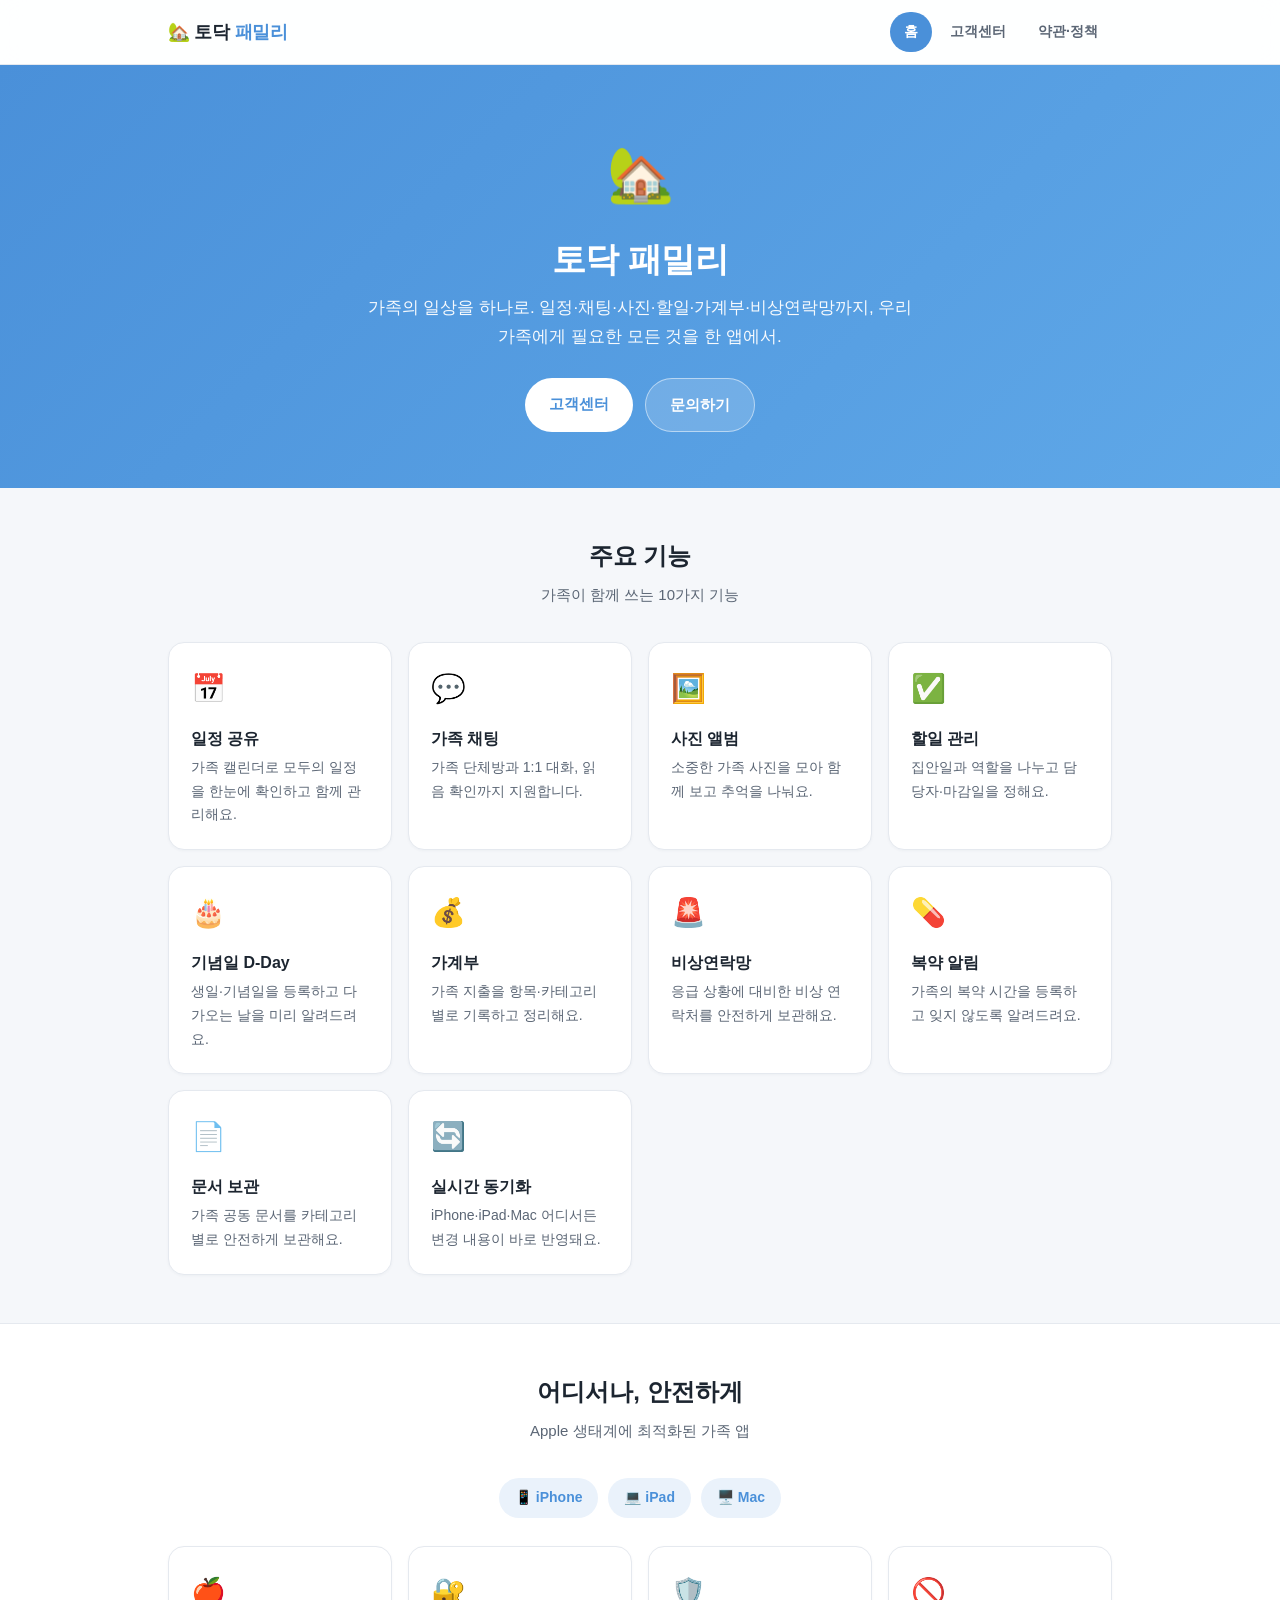
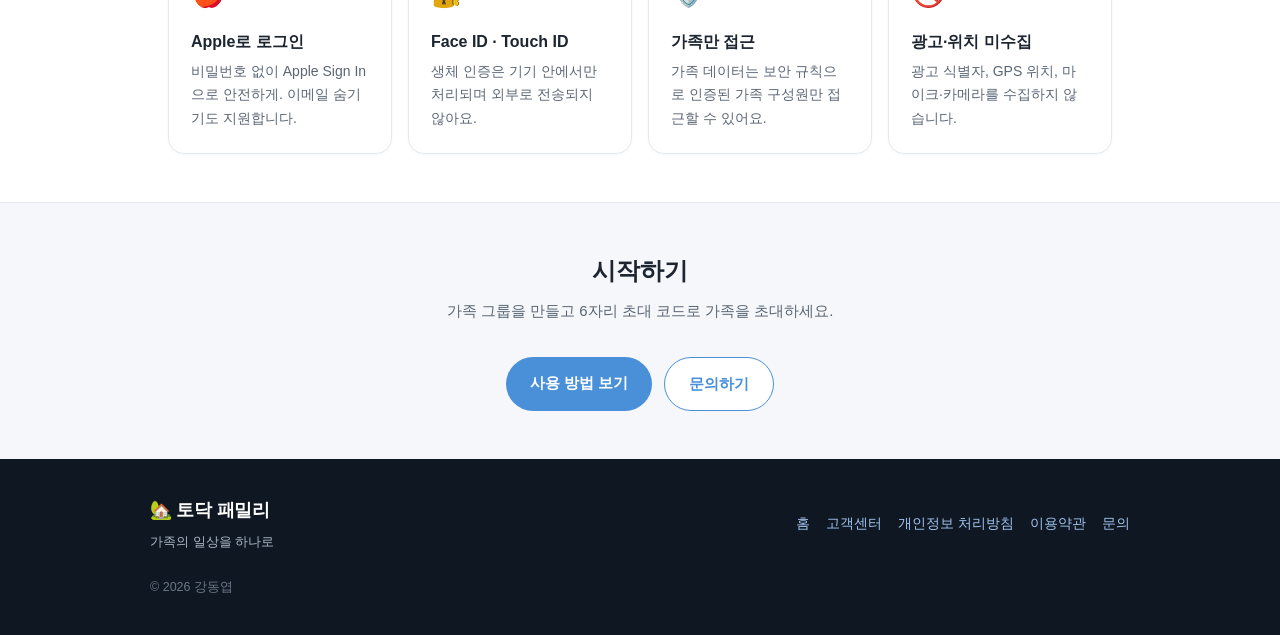
<file: index.html>
<!DOCTYPE html>
<html lang="ko">
<head>
<meta charset="UTF-8">
<meta name="viewport" content="width=device-width, initial-scale=1.0">
<title>토닥 패밀리 — 가족의 일상을 하나로</title>
<meta name="description" content="토닥 패밀리는 가족 일정·채팅·사진·할일·가계부·비상연락망을 한 곳에서 관리하는 가족 앱입니다.">
<link rel="stylesheet" href="styles.css">
</head>
<body>

<div class="topbar">
  <div class="inner">
    <div class="brand">🏡 토닥 <span>패밀리</span></div>
    <nav class="navlinks">
      <a href="index.html" class="active">홈</a>
      <a href="support.html">고객센터</a>
      <a href="legal.html">약관·정책</a>
    </nav>
  </div>
</div>

<section class="hero">
  <div class="emoji">🏡</div>
  <h1>토닥 패밀리</h1>
  <p>가족의 일상을 하나로. 일정·채팅·사진·할일·가계부·비상연락망까지, 우리 가족에게 필요한 모든 것을 한 앱에서.</p>
  <div class="cta">
    <a class="btn btn-primary" href="support.html">고객센터</a>
    <a class="btn btn-ghost" href="mailto:todaklife@gmail.com">문의하기</a>
  </div>
</section>

<div class="wrap">
  <h2 class="section-title">주요 기능</h2>
  <p class="section-sub">가족이 함께 쓰는 10가지 기능</p>
  <div class="grid">
    <div class="feature"><div class="ic">📅</div><h3>일정 공유</h3><p>가족 캘린더로 모두의 일정을 한눈에 확인하고 함께 관리해요.</p></div>
    <div class="feature"><div class="ic">💬</div><h3>가족 채팅</h3><p>가족 단체방과 1:1 대화, 읽음 확인까지 지원합니다.</p></div>
    <div class="feature"><div class="ic">🖼️</div><h3>사진 앨범</h3><p>소중한 가족 사진을 모아 함께 보고 추억을 나눠요.</p></div>
    <div class="feature"><div class="ic">✅</div><h3>할일 관리</h3><p>집안일과 역할을 나누고 담당자·마감일을 정해요.</p></div>
    <div class="feature"><div class="ic">🎂</div><h3>기념일 D-Day</h3><p>생일·기념일을 등록하고 다가오는 날을 미리 알려드려요.</p></div>
    <div class="feature"><div class="ic">💰</div><h3>가계부</h3><p>가족 지출을 항목·카테고리별로 기록하고 정리해요.</p></div>
    <div class="feature"><div class="ic">🚨</div><h3>비상연락망</h3><p>응급 상황에 대비한 비상 연락처를 안전하게 보관해요.</p></div>
    <div class="feature"><div class="ic">💊</div><h3>복약 알림</h3><p>가족의 복약 시간을 등록하고 잊지 않도록 알려드려요.</p></div>
    <div class="feature"><div class="ic">📄</div><h3>문서 보관</h3><p>가족 공동 문서를 카테고리별로 안전하게 보관해요.</p></div>
    <div class="feature"><div class="ic">🔄</div><h3>실시간 동기화</h3><p>iPhone·iPad·Mac 어디서든 변경 내용이 바로 반영돼요.</p></div>
  </div>
</div>

<div class="band">
  <div class="wrap" style="text-align:center;">
    <h2 class="section-title">어디서나, 안전하게</h2>
    <p class="section-sub">Apple 생태계에 최적화된 가족 앱</p>
    <div class="pills">
      <span class="pill">📱 iPhone</span>
      <span class="pill">💻 iPad</span>
      <span class="pill">🖥️ Mac</span>
    </div>
    <div class="grid" style="margin-top:28px; text-align:left;">
      <div class="feature"><div class="ic">🍎</div><h3>Apple로 로그인</h3><p>비밀번호 없이 Apple Sign In으로 안전하게. 이메일 숨기기도 지원합니다.</p></div>
      <div class="feature"><div class="ic">🔐</div><h3>Face ID · Touch ID</h3><p>생체 인증은 기기 안에서만 처리되며 외부로 전송되지 않아요.</p></div>
      <div class="feature"><div class="ic">🛡️</div><h3>가족만 접근</h3><p>가족 데이터는 보안 규칙으로 인증된 가족 구성원만 접근할 수 있어요.</p></div>
      <div class="feature"><div class="ic">🚫</div><h3>광고·위치 미수집</h3><p>광고 식별자, GPS 위치, 마이크·카메라를 수집하지 않습니다.</p></div>
    </div>
  </div>
</div>

<div class="wrap narrow" style="text-align:center;">
  <h2 class="section-title">시작하기</h2>
  <p class="section-sub">가족 그룹을 만들고 6자리 초대 코드로 가족을 초대하세요.</p>
  <div class="cta" style="justify-content:center;">
    <a class="btn btn-primary" style="background:var(--blue); color:#fff;" href="support.html">사용 방법 보기</a>
    <a class="btn btn-ghost" style="background:#fff; color:var(--blue); border:1px solid var(--blue);" href="mailto:todaklife@gmail.com">문의하기</a>
  </div>
</div>

<footer>
  <div class="inner">
    <div>
      <div class="brand">🏡 토닥 패밀리</div>
      <div style="font-size:13px; margin-top:6px;">가족의 일상을 하나로</div>
    </div>
    <div class="flinks">
      <a href="index.html">홈</a>
      <a href="support.html">고객센터</a>
      <a href="legal.html#privacy">개인정보 처리방침</a>
      <a href="legal.html#terms">이용약관</a>
      <a href="mailto:todaklife@gmail.com">문의</a>
    </div>
    <div class="copyright">© 2026 강동엽</div>
  </div>
</footer>

</body>
</html>
</file>
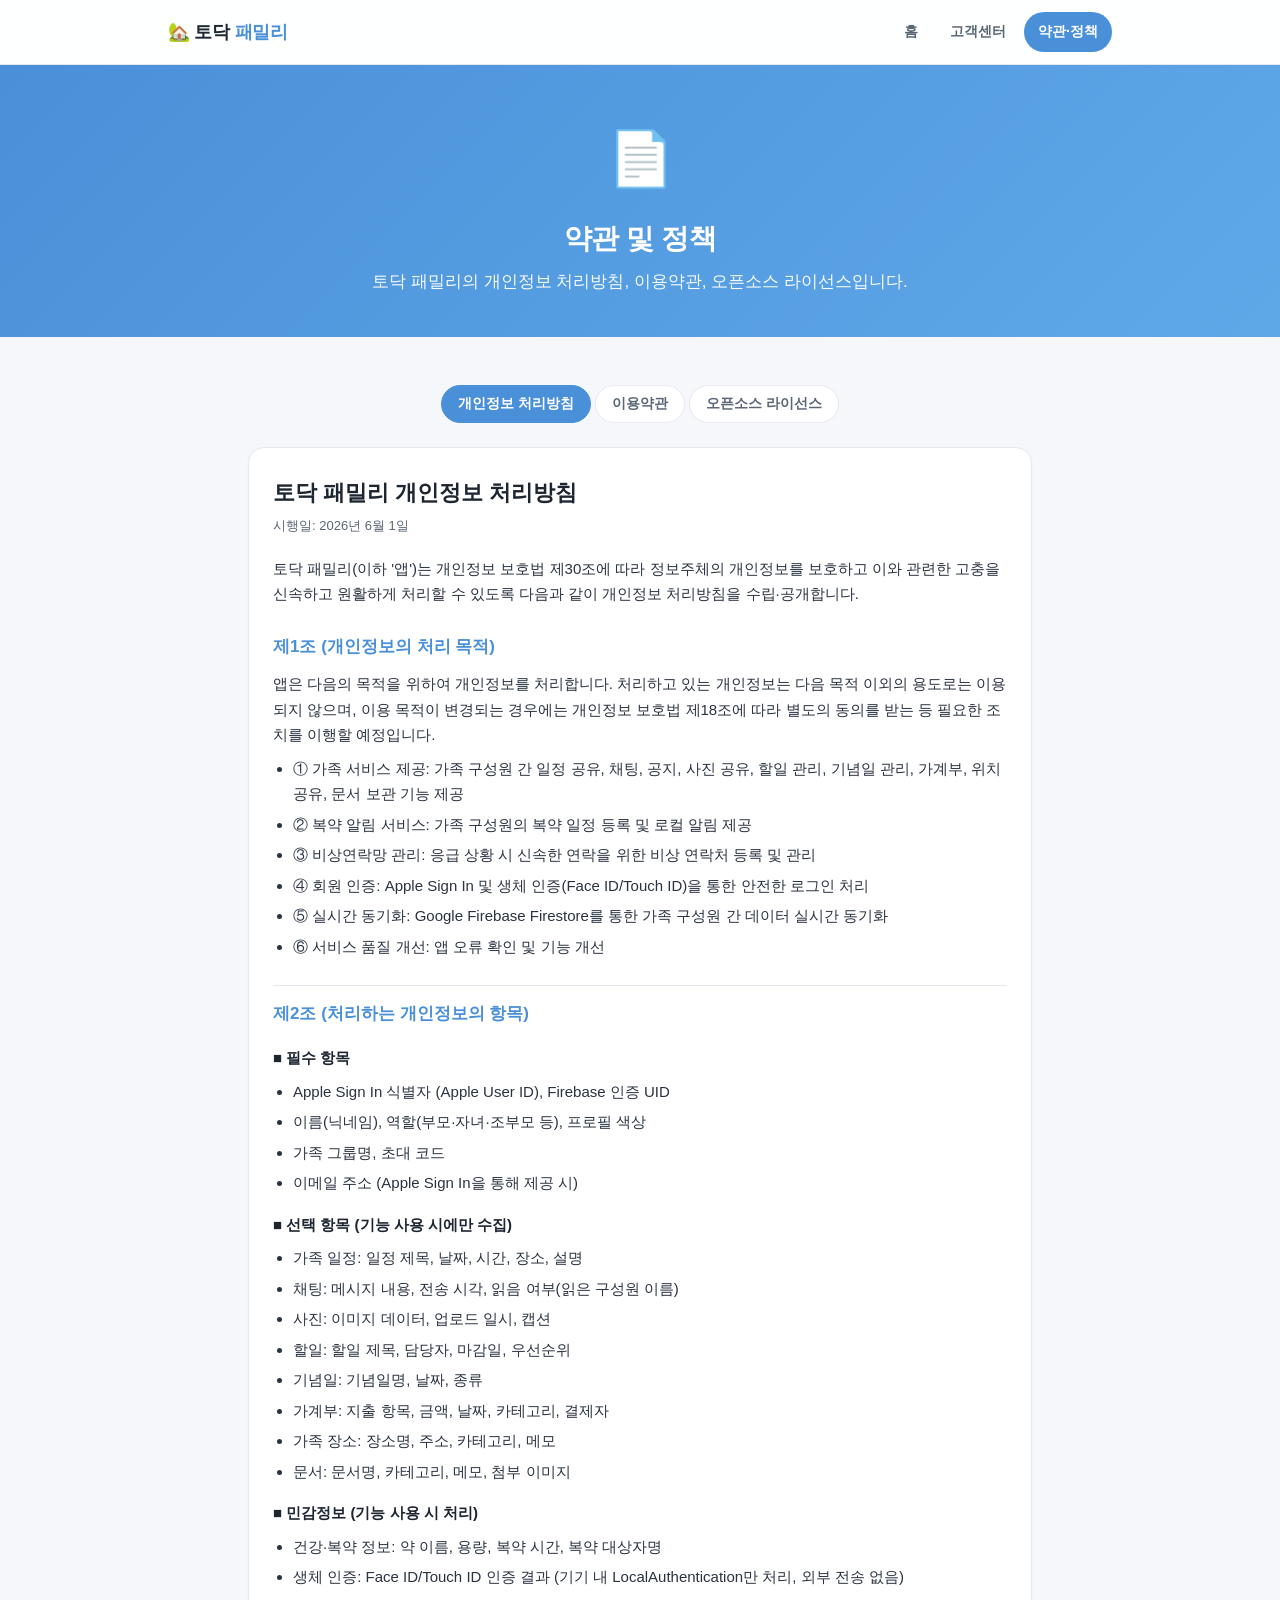
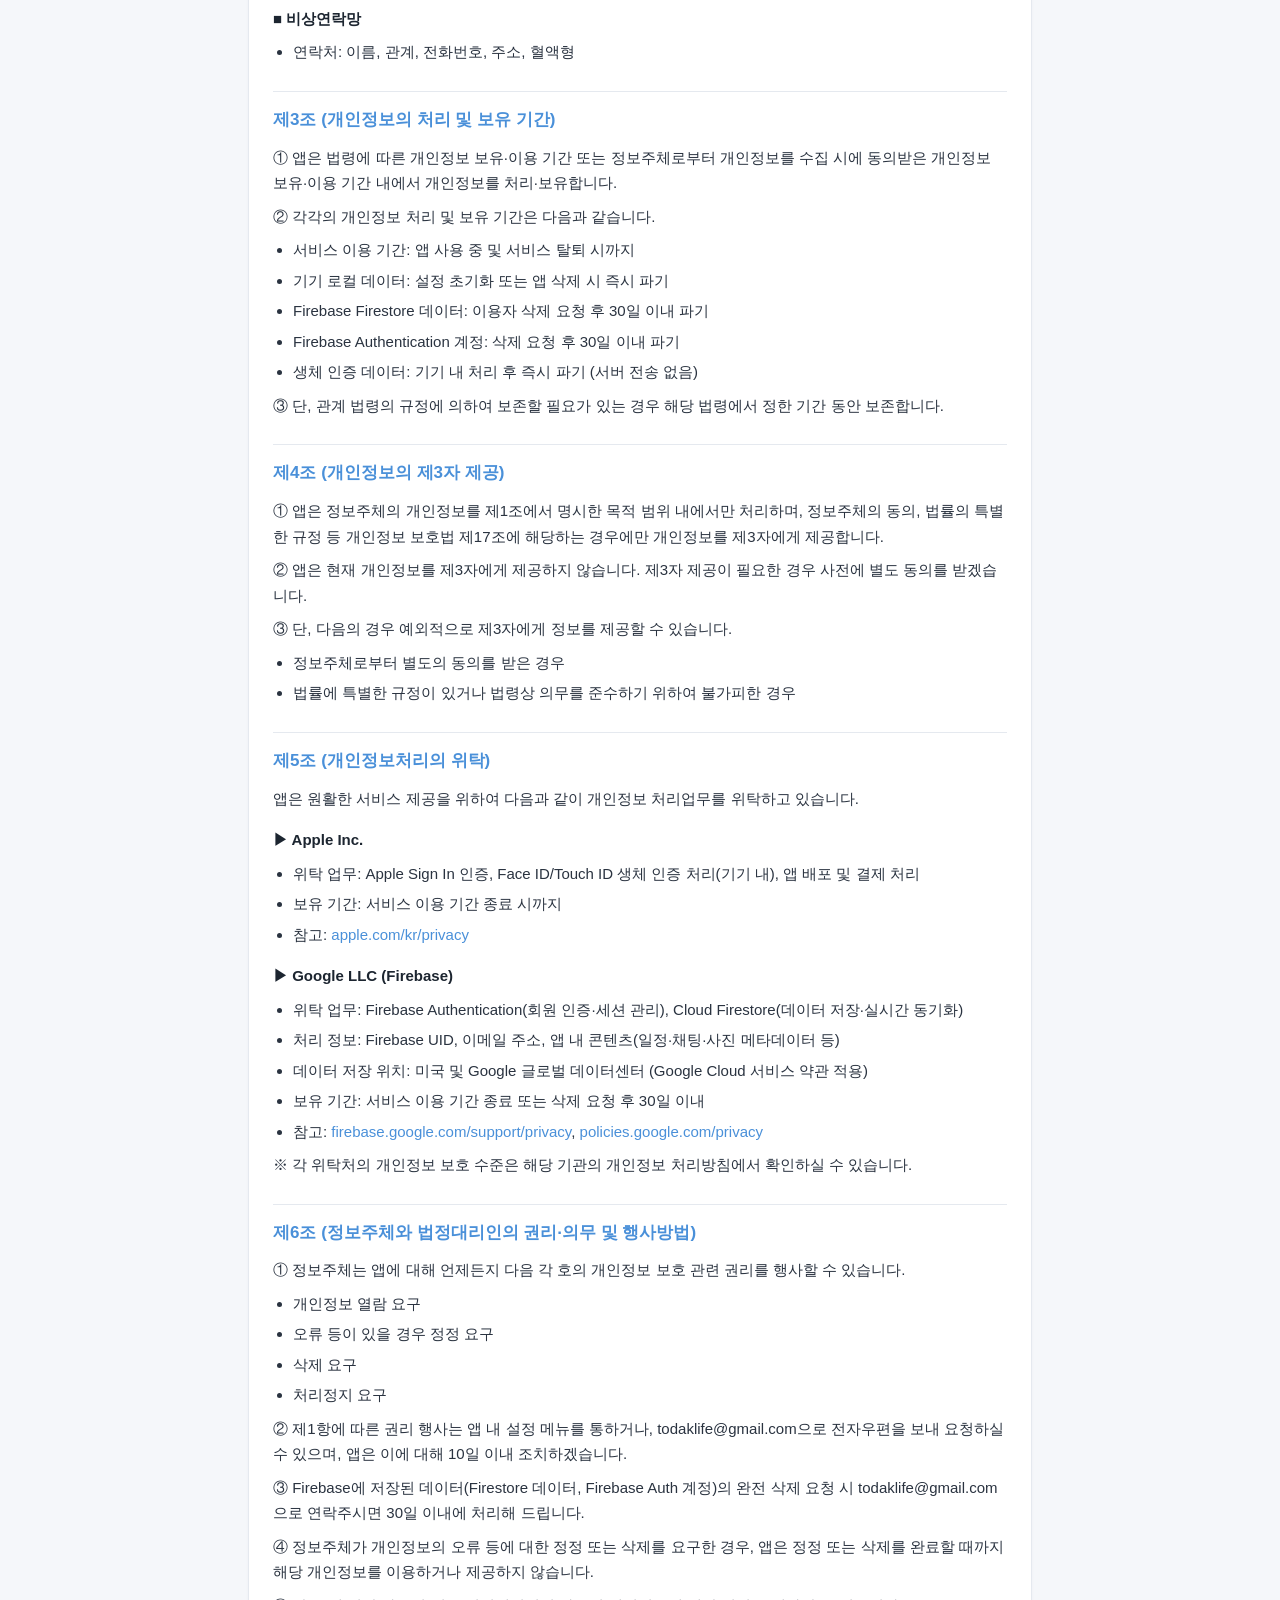
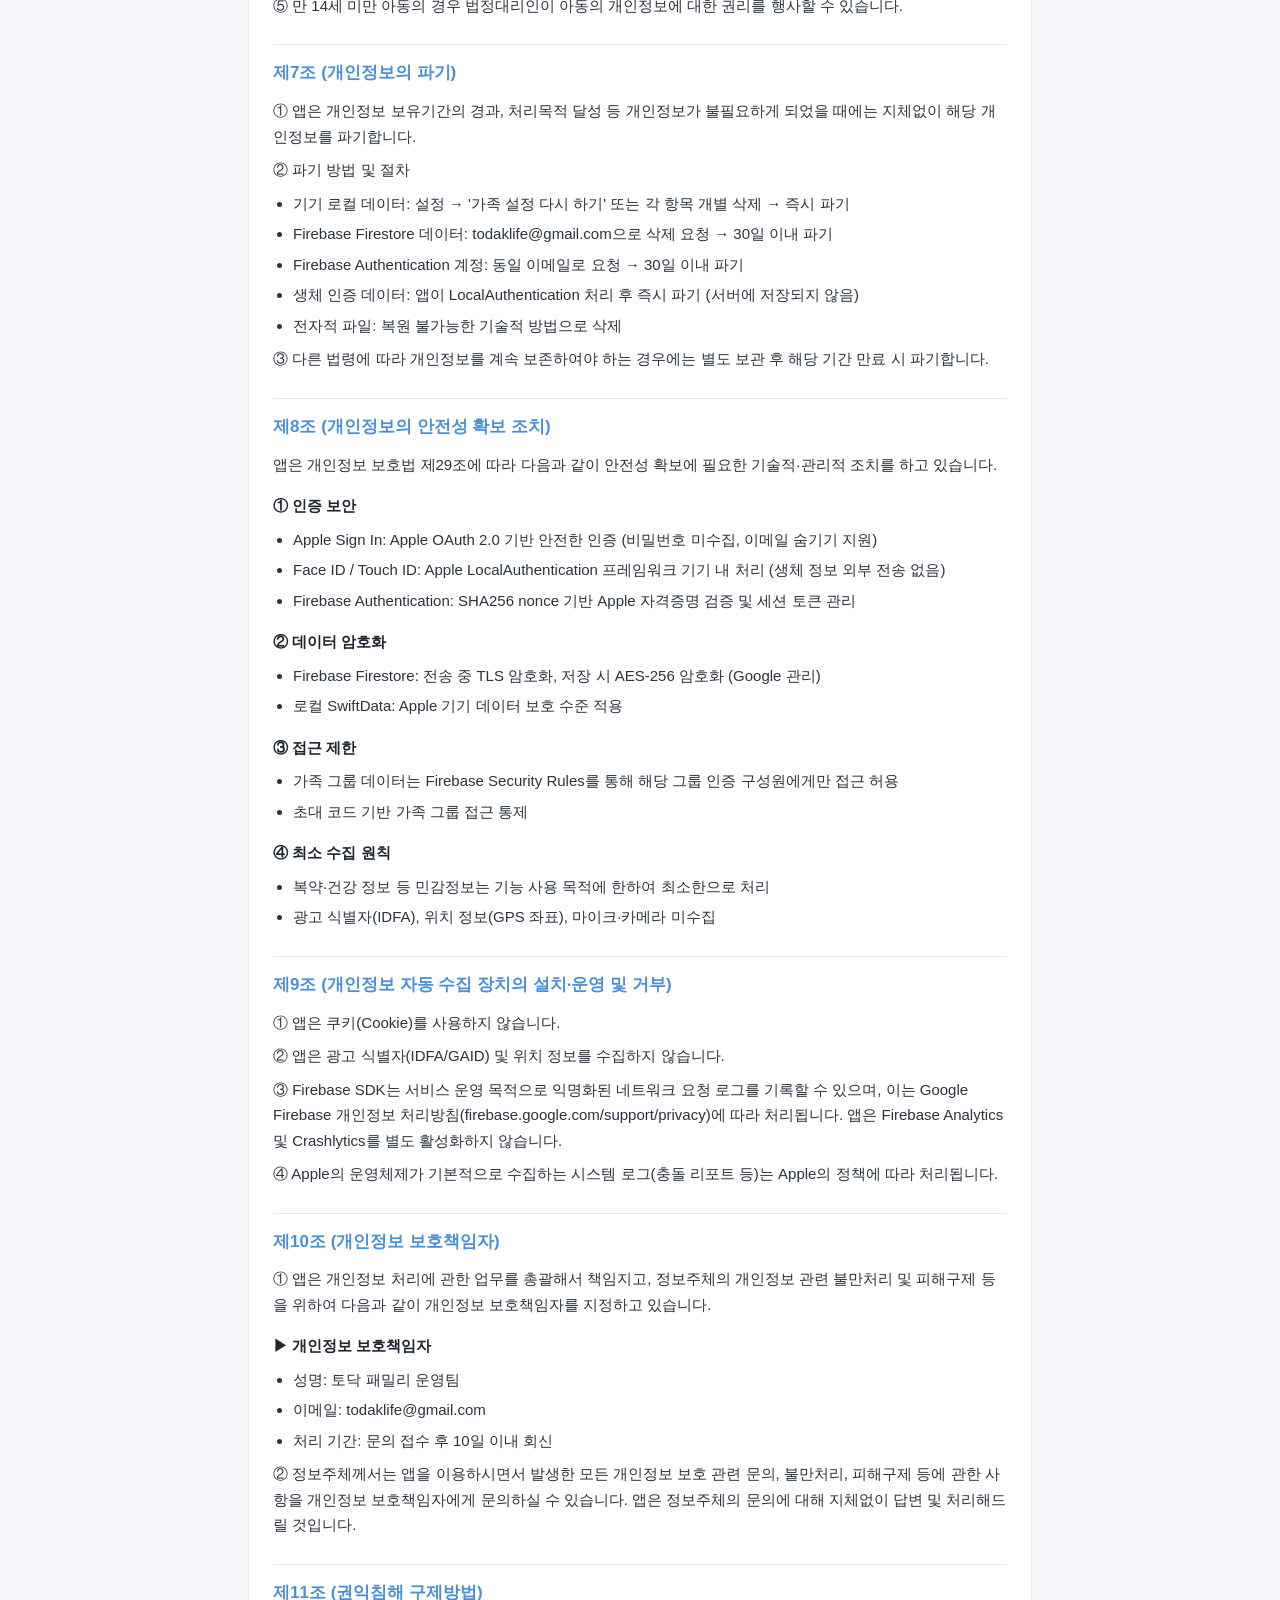
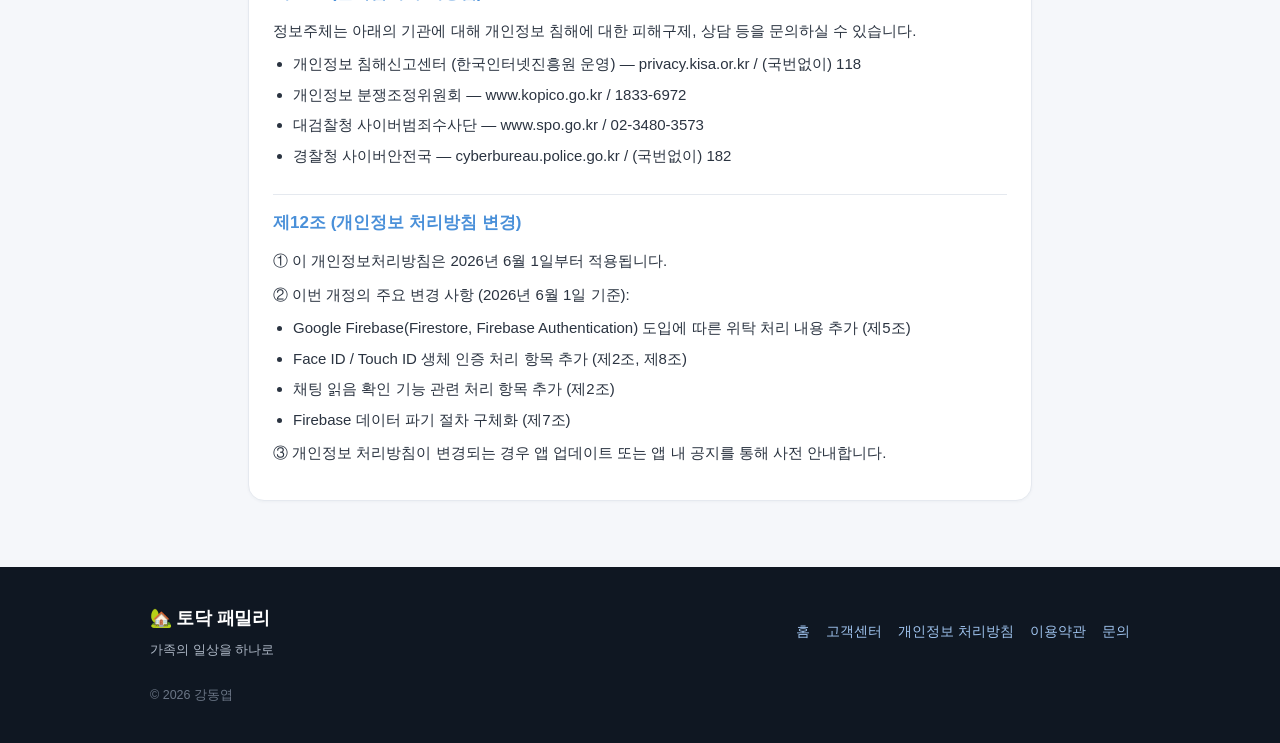
<file: legal.html>
<!DOCTYPE html>
<html lang="ko">
<head>
<meta charset="UTF-8">
<meta name="viewport" content="width=device-width, initial-scale=1.0">
<title>토닥 패밀리 — 약관 및 정책</title>
<meta name="description" content="토닥 패밀리 개인정보 처리방침, 서비스 이용약관, 오픈소스 라이선스.">
<link rel="stylesheet" href="styles.css">
</head>
<body>

<div class="topbar">
  <div class="inner">
    <div class="brand">🏡 토닥 <span>패밀리</span></div>
    <nav class="navlinks">
      <a href="index.html">홈</a>
      <a href="support.html">고객센터</a>
      <a href="legal.html" class="active">약관·정책</a>
    </nav>
  </div>
</div>

<section class="hero" style="padding:48px 20px 40px;">
  <div class="emoji">📄</div>
  <h1 style="font-size:28px;">약관 및 정책</h1>
  <p>토닥 패밀리의 개인정보 처리방침, 이용약관, 오픈소스 라이선스입니다.</p>
</section>

<div class="wrap narrow">
  <div class="tabs">
    <button class="tab-btn active" data-tab="privacy">개인정보 처리방침</button>
    <button class="tab-btn" data-tab="terms">이용약관</button>
    <button class="tab-btn" data-tab="licenses">오픈소스 라이선스</button>
  </div>

  <!-- ===== 개인정보 처리방침 ===== -->
  <div id="privacy" class="doc active">
    <div class="card">
      <h1>토닥 패밀리 개인정보 처리방침</h1>
      <div class="effective">시행일: 2026년 6월 1일</div>
      <p class="lead">토닥 패밀리(이하 '앱')는 개인정보 보호법 제30조에 따라 정보주체의 개인정보를 보호하고 이와 관련한 고충을 신속하고 원활하게 처리할 수 있도록 다음과 같이 개인정보 처리방침을 수립·공개합니다.</p>

      <h2>제1조 (개인정보의 처리 목적)</h2>
      <p>앱은 다음의 목적을 위하여 개인정보를 처리합니다. 처리하고 있는 개인정보는 다음 목적 이외의 용도로는 이용되지 않으며, 이용 목적이 변경되는 경우에는 개인정보 보호법 제18조에 따라 별도의 동의를 받는 등 필요한 조치를 이행할 예정입니다.</p>
      <ul>
        <li>① 가족 서비스 제공: 가족 구성원 간 일정 공유, 채팅, 공지, 사진 공유, 할일 관리, 기념일 관리, 가계부, 위치 공유, 문서 보관 기능 제공</li>
        <li>② 복약 알림 서비스: 가족 구성원의 복약 일정 등록 및 로컬 알림 제공</li>
        <li>③ 비상연락망 관리: 응급 상황 시 신속한 연락을 위한 비상 연락처 등록 및 관리</li>
        <li>④ 회원 인증: Apple Sign In 및 생체 인증(Face ID/Touch ID)을 통한 안전한 로그인 처리</li>
        <li>⑤ 실시간 동기화: Google Firebase Firestore를 통한 가족 구성원 간 데이터 실시간 동기화</li>
        <li>⑥ 서비스 품질 개선: 앱 오류 확인 및 기능 개선</li>
      </ul>

      <h2>제2조 (처리하는 개인정보의 항목)</h2>
      <h3>■ 필수 항목</h3>
      <ul>
        <li>Apple Sign In 식별자 (Apple User ID), Firebase 인증 UID</li>
        <li>이름(닉네임), 역할(부모·자녀·조부모 등), 프로필 색상</li>
        <li>가족 그룹명, 초대 코드</li>
        <li>이메일 주소 (Apple Sign In을 통해 제공 시)</li>
      </ul>
      <h3>■ 선택 항목 (기능 사용 시에만 수집)</h3>
      <ul>
        <li>가족 일정: 일정 제목, 날짜, 시간, 장소, 설명</li>
        <li>채팅: 메시지 내용, 전송 시각, 읽음 여부(읽은 구성원 이름)</li>
        <li>사진: 이미지 데이터, 업로드 일시, 캡션</li>
        <li>할일: 할일 제목, 담당자, 마감일, 우선순위</li>
        <li>기념일: 기념일명, 날짜, 종류</li>
        <li>가계부: 지출 항목, 금액, 날짜, 카테고리, 결제자</li>
        <li>가족 장소: 장소명, 주소, 카테고리, 메모</li>
        <li>문서: 문서명, 카테고리, 메모, 첨부 이미지</li>
      </ul>
      <h3>■ 민감정보 (기능 사용 시 처리)</h3>
      <ul>
        <li>건강·복약 정보: 약 이름, 용량, 복약 시간, 복약 대상자명</li>
        <li>생체 인증: Face ID/Touch ID 인증 결과 (기기 내 LocalAuthentication만 처리, 외부 전송 없음)</li>
      </ul>
      <h3>■ 비상연락망</h3>
      <ul>
        <li>연락처: 이름, 관계, 전화번호, 주소, 혈액형</li>
      </ul>

      <h2>제3조 (개인정보의 처리 및 보유 기간)</h2>
      <p>① 앱은 법령에 따른 개인정보 보유·이용 기간 또는 정보주체로부터 개인정보를 수집 시에 동의받은 개인정보 보유·이용 기간 내에서 개인정보를 처리·보유합니다.</p>
      <p>② 각각의 개인정보 처리 및 보유 기간은 다음과 같습니다.</p>
      <ul>
        <li>서비스 이용 기간: 앱 사용 중 및 서비스 탈퇴 시까지</li>
        <li>기기 로컬 데이터: 설정 초기화 또는 앱 삭제 시 즉시 파기</li>
        <li>Firebase Firestore 데이터: 이용자 삭제 요청 후 30일 이내 파기</li>
        <li>Firebase Authentication 계정: 삭제 요청 후 30일 이내 파기</li>
        <li>생체 인증 데이터: 기기 내 처리 후 즉시 파기 (서버 전송 없음)</li>
      </ul>
      <p>③ 단, 관계 법령의 규정에 의하여 보존할 필요가 있는 경우 해당 법령에서 정한 기간 동안 보존합니다.</p>

      <h2>제4조 (개인정보의 제3자 제공)</h2>
      <p>① 앱은 정보주체의 개인정보를 제1조에서 명시한 목적 범위 내에서만 처리하며, 정보주체의 동의, 법률의 특별한 규정 등 개인정보 보호법 제17조에 해당하는 경우에만 개인정보를 제3자에게 제공합니다.</p>
      <p>② 앱은 현재 개인정보를 제3자에게 제공하지 않습니다. 제3자 제공이 필요한 경우 사전에 별도 동의를 받겠습니다.</p>
      <p>③ 단, 다음의 경우 예외적으로 제3자에게 정보를 제공할 수 있습니다.</p>
      <ul>
        <li>정보주체로부터 별도의 동의를 받은 경우</li>
        <li>법률에 특별한 규정이 있거나 법령상 의무를 준수하기 위하여 불가피한 경우</li>
      </ul>

      <h2>제5조 (개인정보처리의 위탁)</h2>
      <p>앱은 원활한 서비스 제공을 위하여 다음과 같이 개인정보 처리업무를 위탁하고 있습니다.</p>
      <h3>▶ Apple Inc.</h3>
      <ul>
        <li>위탁 업무: Apple Sign In 인증, Face ID/Touch ID 생체 인증 처리(기기 내), 앱 배포 및 결제 처리</li>
        <li>보유 기간: 서비스 이용 기간 종료 시까지</li>
        <li>참고: <a href="https://www.apple.com/kr/privacy" target="_blank" rel="noopener">apple.com/kr/privacy</a></li>
      </ul>
      <h3>▶ Google LLC (Firebase)</h3>
      <ul>
        <li>위탁 업무: Firebase Authentication(회원 인증·세션 관리), Cloud Firestore(데이터 저장·실시간 동기화)</li>
        <li>처리 정보: Firebase UID, 이메일 주소, 앱 내 콘텐츠(일정·채팅·사진 메타데이터 등)</li>
        <li>데이터 저장 위치: 미국 및 Google 글로벌 데이터센터 (Google Cloud 서비스 약관 적용)</li>
        <li>보유 기간: 서비스 이용 기간 종료 또는 삭제 요청 후 30일 이내</li>
        <li>참고: <a href="https://firebase.google.com/support/privacy" target="_blank" rel="noopener">firebase.google.com/support/privacy</a>, <a href="https://policies.google.com/privacy" target="_blank" rel="noopener">policies.google.com/privacy</a></li>
      </ul>
      <p class="lead">※ 각 위탁처의 개인정보 보호 수준은 해당 기관의 개인정보 처리방침에서 확인하실 수 있습니다.</p>

      <h2>제6조 (정보주체와 법정대리인의 권리·의무 및 행사방법)</h2>
      <p>① 정보주체는 앱에 대해 언제든지 다음 각 호의 개인정보 보호 관련 권리를 행사할 수 있습니다.</p>
      <ul>
        <li>개인정보 열람 요구</li><li>오류 등이 있을 경우 정정 요구</li><li>삭제 요구</li><li>처리정지 요구</li>
      </ul>
      <p>② 제1항에 따른 권리 행사는 앱 내 설정 메뉴를 통하거나, todaklife@gmail.com으로 전자우편을 보내 요청하실 수 있으며, 앱은 이에 대해 10일 이내 조치하겠습니다.</p>
      <p>③ Firebase에 저장된 데이터(Firestore 데이터, Firebase Auth 계정)의 완전 삭제 요청 시 todaklife@gmail.com으로 연락주시면 30일 이내에 처리해 드립니다.</p>
      <p>④ 정보주체가 개인정보의 오류 등에 대한 정정 또는 삭제를 요구한 경우, 앱은 정정 또는 삭제를 완료할 때까지 해당 개인정보를 이용하거나 제공하지 않습니다.</p>
      <p>⑤ 만 14세 미만 아동의 경우 법정대리인이 아동의 개인정보에 대한 권리를 행사할 수 있습니다.</p>

      <h2>제7조 (개인정보의 파기)</h2>
      <p>① 앱은 개인정보 보유기간의 경과, 처리목적 달성 등 개인정보가 불필요하게 되었을 때에는 지체없이 해당 개인정보를 파기합니다.</p>
      <p>② 파기 방법 및 절차</p>
      <ul>
        <li>기기 로컬 데이터: 설정 → '가족 설정 다시 하기' 또는 각 항목 개별 삭제 → 즉시 파기</li>
        <li>Firebase Firestore 데이터: todaklife@gmail.com으로 삭제 요청 → 30일 이내 파기</li>
        <li>Firebase Authentication 계정: 동일 이메일로 요청 → 30일 이내 파기</li>
        <li>생체 인증 데이터: 앱이 LocalAuthentication 처리 후 즉시 파기 (서버에 저장되지 않음)</li>
        <li>전자적 파일: 복원 불가능한 기술적 방법으로 삭제</li>
      </ul>
      <p>③ 다른 법령에 따라 개인정보를 계속 보존하여야 하는 경우에는 별도 보관 후 해당 기간 만료 시 파기합니다.</p>

      <h2>제8조 (개인정보의 안전성 확보 조치)</h2>
      <p>앱은 개인정보 보호법 제29조에 따라 다음과 같이 안전성 확보에 필요한 기술적·관리적 조치를 하고 있습니다.</p>
      <h3>① 인증 보안</h3>
      <ul>
        <li>Apple Sign In: Apple OAuth 2.0 기반 안전한 인증 (비밀번호 미수집, 이메일 숨기기 지원)</li>
        <li>Face ID / Touch ID: Apple LocalAuthentication 프레임워크 기기 내 처리 (생체 정보 외부 전송 없음)</li>
        <li>Firebase Authentication: SHA256 nonce 기반 Apple 자격증명 검증 및 세션 토큰 관리</li>
      </ul>
      <h3>② 데이터 암호화</h3>
      <ul>
        <li>Firebase Firestore: 전송 중 TLS 암호화, 저장 시 AES-256 암호화 (Google 관리)</li>
        <li>로컬 SwiftData: Apple 기기 데이터 보호 수준 적용</li>
      </ul>
      <h3>③ 접근 제한</h3>
      <ul>
        <li>가족 그룹 데이터는 Firebase Security Rules를 통해 해당 그룹 인증 구성원에게만 접근 허용</li>
        <li>초대 코드 기반 가족 그룹 접근 통제</li>
      </ul>
      <h3>④ 최소 수집 원칙</h3>
      <ul>
        <li>복약·건강 정보 등 민감정보는 기능 사용 목적에 한하여 최소한으로 처리</li>
        <li>광고 식별자(IDFA), 위치 정보(GPS 좌표), 마이크·카메라 미수집</li>
      </ul>

      <h2>제9조 (개인정보 자동 수집 장치의 설치·운영 및 거부)</h2>
      <p>① 앱은 쿠키(Cookie)를 사용하지 않습니다.</p>
      <p>② 앱은 광고 식별자(IDFA/GAID) 및 위치 정보를 수집하지 않습니다.</p>
      <p>③ Firebase SDK는 서비스 운영 목적으로 익명화된 네트워크 요청 로그를 기록할 수 있으며, 이는 Google Firebase 개인정보 처리방침(firebase.google.com/support/privacy)에 따라 처리됩니다. 앱은 Firebase Analytics 및 Crashlytics를 별도 활성화하지 않습니다.</p>
      <p>④ Apple의 운영체제가 기본적으로 수집하는 시스템 로그(충돌 리포트 등)는 Apple의 정책에 따라 처리됩니다.</p>

      <h2>제10조 (개인정보 보호책임자)</h2>
      <p>① 앱은 개인정보 처리에 관한 업무를 총괄해서 책임지고, 정보주체의 개인정보 관련 불만처리 및 피해구제 등을 위하여 다음과 같이 개인정보 보호책임자를 지정하고 있습니다.</p>
      <h3>▶ 개인정보 보호책임자</h3>
      <ul>
        <li>성명: 토닥 패밀리 운영팀</li>
        <li>이메일: todaklife@gmail.com</li>
        <li>처리 기간: 문의 접수 후 10일 이내 회신</li>
      </ul>
      <p>② 정보주체께서는 앱을 이용하시면서 발생한 모든 개인정보 보호 관련 문의, 불만처리, 피해구제 등에 관한 사항을 개인정보 보호책임자에게 문의하실 수 있습니다. 앱은 정보주체의 문의에 대해 지체없이 답변 및 처리해드릴 것입니다.</p>

      <h2>제11조 (권익침해 구제방법)</h2>
      <p>정보주체는 아래의 기관에 대해 개인정보 침해에 대한 피해구제, 상담 등을 문의하실 수 있습니다.</p>
      <ul>
        <li>개인정보 침해신고센터 (한국인터넷진흥원 운영) — privacy.kisa.or.kr / (국번없이) 118</li>
        <li>개인정보 분쟁조정위원회 — www.kopico.go.kr / 1833-6972</li>
        <li>대검찰청 사이버범죄수사단 — www.spo.go.kr / 02-3480-3573</li>
        <li>경찰청 사이버안전국 — cyberbureau.police.go.kr / (국번없이) 182</li>
      </ul>

      <h2>제12조 (개인정보 처리방침 변경)</h2>
      <p>① 이 개인정보처리방침은 2026년 6월 1일부터 적용됩니다.</p>
      <p>② 이번 개정의 주요 변경 사항 (2026년 6월 1일 기준):</p>
      <ul>
        <li>Google Firebase(Firestore, Firebase Authentication) 도입에 따른 위탁 처리 내용 추가 (제5조)</li>
        <li>Face ID / Touch ID 생체 인증 처리 항목 추가 (제2조, 제8조)</li>
        <li>채팅 읽음 확인 기능 관련 처리 항목 추가 (제2조)</li>
        <li>Firebase 데이터 파기 절차 구체화 (제7조)</li>
      </ul>
      <p>③ 개인정보 처리방침이 변경되는 경우 앱 업데이트 또는 앱 내 공지를 통해 사전 안내합니다.</p>
    </div>
  </div>

  <!-- ===== 이용약관 ===== -->
  <div id="terms" class="doc">
    <div class="card">
      <h1>토닥 패밀리 서비스 이용약관</h1>
      <div class="effective">시행일: 2026년 6월 1일</div>
      <p class="lead">토닥 패밀리(이하 '앱' 또는 '서비스')를 이용해 주셔서 감사합니다. 본 약관은 앱의 서비스 이용에 관한 조건 및 절차, 이용자와 앱 간의 권리·의무 및 책임사항을 규정합니다.</p>

      <h2>제1조 (목적)</h2>
      <p>본 약관은 토닥 패밀리(이하 '앱')가 제공하는 가족 플랫폼 서비스(이하 '서비스')의 이용과 관련하여 앱과 이용자 간의 권리, 의무 및 책임사항을 규정함을 목적으로 합니다.</p>

      <h2>제2조 (용어의 정의)</h2>
      <ul>
        <li>① '서비스'란 앱이 제공하는 가족 일정 공유, 채팅, 사진 앨범, 할일 관리, 기념일, 가계부, 비상연락망, 복약 알림, 문서 보관 등 모든 기능을 의미합니다.</li>
        <li>② '이용자'란 본 약관에 동의하고 앱이 제공하는 서비스를 이용하는 자를 말합니다.</li>
        <li>③ '가족 그룹'이란 이용자가 초대 코드를 통해 구성한 가족 구성원의 집합을 의미합니다.</li>
        <li>④ '콘텐츠'란 이용자가 서비스 내에 게시한 텍스트, 이미지, 일정, 메시지 등 모든 형태의 정보를 말합니다.</li>
        <li>⑤ '계정'이란 Apple Sign In을 통해 부여된 Apple ID 및 이와 연동된 Firebase 인증 계정을 의미합니다.</li>
      </ul>

      <h2>제3조 (약관의 효력 및 변경)</h2>
      <p>① 본 약관은 서비스를 이용하고자 하는 모든 이용자에게 적용됩니다.</p>
      <p>② 앱은 필요한 경우 관련 법령을 위배하지 않는 범위 내에서 본 약관을 변경할 수 있습니다.</p>
      <p>③ 약관이 변경될 경우 앱 업데이트 또는 앱 내 공지사항을 통해 변경 내용을 사전 공지합니다. 공지 후 7일 이내에 이의를 제기하지 않으면 변경 약관에 동의한 것으로 간주합니다.</p>
      <p>④ 이용자가 변경된 약관에 동의하지 않는 경우 서비스 이용을 중단하고 앱을 삭제할 수 있습니다.</p>

      <h2>제4조 (서비스의 제공 및 변경)</h2>
      <p>① 앱이 제공하는 주요 서비스는 다음과 같습니다.</p>
      <ul>
        <li>가족 구성원 간 일정 공유 및 캘린더 관리</li>
        <li>가족 채팅 및 1:1 대화 (읽음 확인 기능 포함)</li>
        <li>가족 사진 앨범 공유</li>
        <li>할일 목록 및 역할 분담 관리</li>
        <li>기념일 등록 및 D-Day 관리</li>
        <li>가계부 및 지출 내역 관리</li>
        <li>비상연락망 및 긴급 연락 기능</li>
        <li>복약 알림 서비스 (로컬 알림)</li>
        <li>가족 문서 보관함</li>
        <li>가족 공지사항</li>
        <li>Google Firebase Firestore 기반 iPhone·iPad·Mac 실시간 다기기 동기화</li>
      </ul>
      <p>② 앱은 서비스의 품질 향상을 위해 서비스 내용을 추가, 변경, 중단할 수 있으며, 이 경우 사전에 공지합니다.</p>
      <p>③ 서비스는 연중무휴, 24시간 제공을 원칙으로 하나, 시스템 점검·유지보수 또는 Google Firebase·Apple 서비스 장애 등 불가피한 사유로 일시 중단될 수 있습니다.</p>

      <h2>제5조 (서비스의 중단)</h2>
      <p>① 앱은 다음 각 호의 경우 서비스 제공을 일시적으로 중단할 수 있습니다.</p>
      <ul>
        <li>시스템 점검, 교체, 고장 등 기술적 사유</li>
        <li>Google Firebase 또는 Apple 서비스 장애</li>
        <li>천재지변, 국가비상사태 등 불가항력적 사유</li>
      </ul>
      <p>② 서비스 중단 시 앱 내 공지 또는 앱 스토어를 통해 이용자에게 통지합니다. 다만, 불가항력적 사유로 인한 중단은 사전 통지가 어려울 수 있습니다.</p>
      <p>③ 앱은 서비스 중단으로 인한 이용자의 피해에 대해 앱의 고의 또는 중과실이 없는 한 책임을 지지 않습니다.</p>

      <h2>제6조 (이용 자격 및 계정 관리)</h2>
      <p>① 본 서비스는 만 14세 이상 이용자를 대상으로 합니다. 만 14세 미만의 아동은 법정대리인의 동의 하에 이용할 수 있습니다.</p>
      <p>② 이용자는 Apple Sign In을 통해 서비스에 로그인합니다. 이후 기기에서 Face ID 또는 Touch ID를 통한 생체 인증 로그인을 사용할 수 있습니다.</p>
      <p>③ 가족 그룹 생성자(이하 '관리자')는 6자리 초대 코드를 통해 가족 구성원을 초대할 수 있습니다.</p>
      <p>④ 초대 코드는 관리자 책임 하에 관리되어야 하며, 무단 공유로 인한 불이익은 초대 코드를 공유한 이용자가 책임집니다.</p>
      <p>⑤ 이용자는 타인의 개인정보를 도용하거나 허위 정보를 등록하여서는 안 됩니다.</p>
      <p>⑥ 이용자는 Apple ID 및 기기 생체 인증 보안을 스스로 책임지며, 계정 정보 유출로 인한 피해는 이용자 본인이 부담합니다.</p>

      <h2>제7조 (서비스 탈퇴 및 이용 제한)</h2>
      <p>① 이용자는 언제든지 앱 내 '설정 → 가족 설정 다시 하기' 기능을 통해 기기 로컬 데이터를 초기화하거나 앱을 삭제함으로써 서비스 이용을 종료할 수 있습니다.</p>
      <p>② Firebase 계정 데이터(Firestore 저장 데이터, Firebase Auth 계정)의 완전 삭제를 원하실 경우 todaklife@gmail.com으로 요청하시면 30일 이내 처리해 드립니다.</p>
      <p>③ 앱은 이용자가 다음 각 호의 행위를 한 경우 사전 통지 없이 서비스 이용을 제한할 수 있습니다.</p>
      <ul>
        <li>본 약관을 위반한 경우</li>
        <li>타인의 명예를 훼손하거나 불이익을 주는 행위</li>
        <li>서비스의 정상적인 운영을 방해하는 행위</li>
        <li>법령에 위반되는 행위</li>
      </ul>
      <p>④ 서비스 이용 종료 후 이용자의 데이터는 개인정보 처리방침에 따라 처리됩니다.</p>

      <h2>제8조 (이용자의 의무)</h2>
      <p>① 이용자는 다음 각 호의 행위를 하여서는 안 됩니다.</p>
      <ul>
        <li>타인의 정보 도용 및 허위 정보 등록</li>
        <li>앱이 게시한 정보의 무단 변경</li>
        <li>앱이 정한 방법 이외의 방법으로 서비스 이용</li>
        <li>서비스를 이용하여 얻은 정보의 무단 복제, 배포, 상업적 이용</li>
        <li>타인의 저작권, 초상권 등 지식재산권 침해</li>
        <li>음란물, 폭력적 콘텐츠 등 유해한 정보 게시</li>
        <li>기타 관계 법령에 위반되는 행위</li>
      </ul>
      <p>② 이용자는 관계 법령, 본 약관의 규정, 이용 안내 사항 등을 준수하여야 합니다.</p>
      <p>③ 이용자는 본인의 Apple ID 계정 보안을 책임지며, 계정 정보 유출로 인한 피해는 이용자 본인이 책임집니다.</p>

      <h2>제9조 (금지 행위)</h2>
      <p>이용자는 서비스를 이용하면서 다음 행위를 하여서는 안 됩니다.</p>
      <ul>
        <li>① 타인의 개인정보를 무단으로 수집, 저장, 공개하는 행위</li>
        <li>② 가족 그룹 내 구성원의 동의 없이 개인 정보 또는 사생활을 노출하는 행위</li>
        <li>③ 앱의 서비스 운영을 방해하거나 Firebase 등 백엔드 인프라에 과부하를 일으키는 행위</li>
        <li>④ 악성 소프트웨어나 바이러스를 배포하는 행위</li>
        <li>⑤ 앱의 소스코드, Firebase 데이터베이스 구조 등을 역공학(Reverse Engineering)하거나 무단으로 접근하는 행위</li>
        <li>⑥ 상업적 광고, 스팸 메시지 등을 발송하는 행위</li>
        <li>⑦ 아동·청소년을 대상으로 한 유해 콘텐츠를 게시하거나 배포하는 행위</li>
        <li>⑧ 기타 사회 통념상 부적절하거나 타인에게 피해를 주는 행위</li>
      </ul>

      <h2>제10조 (저작권 및 지식재산권)</h2>
      <p>① 이용자가 서비스 내에 게시한 콘텐츠(사진, 메시지, 문서 등)의 저작권은 해당 이용자에게 귀속됩니다.</p>
      <p>② 이용자는 서비스 내에 콘텐츠를 게시함으로써, 해당 콘텐츠를 가족 그룹 내 구성원이 열람·이용할 수 있도록 하는 비독점적 권리를 앱에 부여합니다.</p>
      <p>③ 앱이 제공하는 서비스 자체(UI, 기능, 로고, 브랜드 등)에 관한 지식재산권은 앱에 귀속됩니다.</p>
      <p>④ 이용자는 앱의 사전 서면 동의 없이 서비스 관련 지식재산권을 복제, 배포, 판매, 전송하거나 2차적 저작물 작성 등에 이용할 수 없습니다.</p>

      <h2>제11조 (손해배상 및 면책)</h2>
      <p>① 앱은 무료로 서비스를 제공하며, 서비스와 관련하여 발생한 이용자의 손해에 대해 앱의 고의 또는 중과실이 없는 한 책임을 지지 않습니다.</p>
      <p>② 앱은 다음의 경우 책임을 지지 않습니다.</p>
      <ul>
        <li>천재지변, 전쟁, 테러, 해킹 등 불가항력으로 인한 서비스 장애</li>
        <li>Google Firebase 또는 Apple 서비스 장애·중단으로 인한 데이터 손실</li>
        <li>이용자의 귀책사유로 인한 서비스 이용 장애</li>
        <li>이용자가 서비스 내에 게시한 콘텐츠의 신뢰성, 정확성</li>
        <li>이용자 간 분쟁으로 인해 발생한 손해</li>
      </ul>
      <p>③ 이용자가 타인에게 손해를 입힌 경우, 해당 이용자가 직접 책임을 지며 앱은 이에 관여하지 않습니다.</p>
      <p>④ 앱은 복약 알림 서비스를 의료적 조언으로 제공하지 않습니다. 복약 관련 의사 결정 및 그 결과에 대한 책임은 이용자 본인에게 있습니다.</p>
      <p>⑤ 앱은 서비스를 통해 제공된 정보의 정확성이나 완전성을 보증하지 않으며, 이로 인한 손해에 대해 책임을 지지 않습니다.</p>

      <h2>제12조 (분쟁 해결)</h2>
      <p>① 앱과 이용자 간 서비스 이용으로 발생한 분쟁에 대해 소송이 제기될 경우, 민사소송법상의 관할 법원을 제1심 관할 법원으로 합니다.</p>
      <p>② 서비스 이용과 관련한 분쟁은 당사자 간 협의로 해결하는 것을 원칙으로 합니다.</p>
      <p>③ 협의가 이루어지지 않을 경우 소비자분쟁해결기준 또는 관련 법령에 따라 처리합니다.</p>
      <h3>▶ 불만 및 문의 접수</h3>
      <ul>
        <li>이메일: todaklife@gmail.com</li>
        <li>처리 기간: 접수 후 10일 이내 회신</li>
      </ul>

      <h2>제13조 (준거법 및 기타)</h2>
      <p>① 본 약관의 해석 및 앱과 이용자 간의 분쟁에는 대한민국 법령을 적용합니다.</p>
      <p>② 본 약관에서 정하지 않은 사항은 관계 법령 및 상관습에 따릅니다.</p>
      <p>③ 본 약관의 일부 조항이 무효로 판단되더라도 나머지 조항은 유효하게 적용됩니다.</p>
      <p class="lead">부칙: 본 약관은 2026년 6월 1일부터 시행합니다.</p>
    </div>
  </div>

  <!-- ===== 오픈소스 라이선스 ===== -->
  <div id="licenses" class="doc">
    <div class="card">
      <h1>오픈소스 라이선스</h1>
      <div class="effective">버전 1.0.0 · 2026년 6월 기준</div>
      <p class="lead">토닥 패밀리는 Apple 공식 프레임워크와 Firebase 관련 오픈소스 라이브러리를 사용합니다. 각 라이브러리의 라이선스 정보는 아래에 명시되어 있습니다.</p>

      <h2>Apple 공식 프레임워크</h2>
      <div class="lic"><div class="name">Swift 6.0</div><div class="meta">Apple Inc. / Swift Core Team · Apache License 2.0</div><p>본 앱의 주 프로그래밍 언어입니다.</p><a href="https://github.com/apple/swift" target="_blank" rel="noopener">github.com/apple/swift</a></div>
      <div class="lic"><div class="name">SwiftUI (iOS 17.0+)</div><div class="meta">Apple Inc. · Apple SDK License</div><p>선언형 UI 프레임워크로, 앱의 모든 화면을 구성하는 데 사용됩니다.</p><a href="https://developer.apple.com/xcode/swiftui" target="_blank" rel="noopener">developer.apple.com/xcode/swiftui</a></div>
      <div class="lic"><div class="name">SwiftData (iOS 17.0+)</div><div class="meta">Apple Inc. · Apple SDK License</div><p>앱의 로컬 데이터 저장 및 관리에 사용됩니다.</p><a href="https://developer.apple.com/documentation/swiftdata" target="_blank" rel="noopener">developer.apple.com/documentation/swiftdata</a></div>
      <div class="lic"><div class="name">CloudKit (iOS 17.0+)</div><div class="meta">Apple Inc. · Apple SDK License</div><p>Apple iCloud 인프라 기반의 데이터 동기화 프레임워크입니다.</p><a href="https://developer.apple.com/documentation/cloudkit" target="_blank" rel="noopener">developer.apple.com/documentation/cloudkit</a></div>
      <div class="lic"><div class="name">AuthenticationServices (iOS 13.0+)</div><div class="meta">Apple Inc. · Apple SDK License</div><p>'Apple로 로그인' 기능 구현에 사용됩니다.</p><a href="https://developer.apple.com/documentation/authenticationservices" target="_blank" rel="noopener">developer.apple.com/documentation/authenticationservices</a></div>
      <div class="lic"><div class="name">LocalAuthentication (iOS 8.0+)</div><div class="meta">Apple Inc. · Apple SDK License</div><p>Face ID / Touch ID 생체 인증 처리에 사용됩니다. 생체 정보는 기기 내부에서만 처리되며 외부로 전송되지 않습니다.</p><a href="https://developer.apple.com/documentation/localauthentication" target="_blank" rel="noopener">developer.apple.com/documentation/localauthentication</a></div>
      <div class="lic"><div class="name">PhotosUI (iOS 16.0+)</div><div class="meta">Apple Inc. · Apple SDK License</div><p>가족 사진 앨범 기능에서 사진 라이브러리 접근 및 선택에 사용됩니다.</p><a href="https://developer.apple.com/documentation/photosui" target="_blank" rel="noopener">developer.apple.com/documentation/photosui</a></div>
      <div class="lic"><div class="name">MapKit (iOS 17.0+)</div><div class="meta">Apple Inc. · Apple SDK License</div><p>가족 저장 장소 기능에서 지도 표시 및 위치 검색에 사용됩니다.</p><a href="https://developer.apple.com/documentation/mapkit" target="_blank" rel="noopener">developer.apple.com/documentation/mapkit</a></div>
      <div class="lic"><div class="name">UserNotifications (iOS 10.0+)</div><div class="meta">Apple Inc. · Apple SDK License</div><p>복약 알림 기능의 로컬 푸시 알림 발송에 사용됩니다.</p><a href="https://developer.apple.com/documentation/usernotifications" target="_blank" rel="noopener">developer.apple.com/documentation/usernotifications</a></div>
      <div class="lic"><div class="name">SF Symbols 6.1</div><div class="meta">Apple Inc. · Apple Design Resources License</div><p>앱 전반에 걸쳐 아이콘으로 사용됩니다.</p><a href="https://developer.apple.com/sf-symbols" target="_blank" rel="noopener">developer.apple.com/sf-symbols</a></div>

      <h2>Google Firebase 및 관련 오픈소스 라이브러리</h2>
      <div class="lic"><div class="name">Firebase iOS SDK 11.x</div><div class="meta">Google LLC · Apache License 2.0</div><p>Firebase Auth(회원 인증), Cloud Firestore(실시간 데이터베이스), App Check 기능 제공에 사용됩니다.</p><a href="https://github.com/firebase/firebase-ios-sdk" target="_blank" rel="noopener">github.com/firebase/firebase-ios-sdk</a></div>
      <div class="lic"><div class="name">GoogleDataTransport 10.x</div><div class="meta">Google LLC · Apache License 2.0</div><p>Firebase 내부 데이터 전송 파이프라인 라이브러리입니다.</p><a href="https://github.com/google/GoogleDataTransport" target="_blank" rel="noopener">github.com/google/GoogleDataTransport</a></div>
      <div class="lic"><div class="name">gRPC-C++ 1.x</div><div class="meta">gRPC Authors / Google LLC · Apache License 2.0</div><p>Firebase Firestore 내부 원격 프로시저 호출(RPC) 통신에 사용됩니다.</p><a href="https://github.com/grpc/grpc" target="_blank" rel="noopener">github.com/grpc/grpc</a></div>
      <div class="lic"><div class="name">nanopb 2.x</div><div class="meta">Petteri Aimonen · zlib License</div><p>Firebase 내부 Protocol Buffers 경량 인코딩/디코딩에 사용됩니다.</p><a href="https://github.com/nanopb/nanopb" target="_blank" rel="noopener">github.com/nanopb/nanopb</a></div>
      <div class="lic"><div class="name">SwiftProtobuf 2.x</div><div class="meta">Apple Inc. · Apache License 2.0</div><p>Firebase 내부 Protocol Buffers Swift 바인딩에 사용됩니다.</p><a href="https://github.com/apple/swift-protobuf" target="_blank" rel="noopener">github.com/apple/swift-protobuf</a></div>
      <div class="lic"><div class="name">Promises 2.x</div><div class="meta">Google LLC · Apache License 2.0</div><p>Firebase 내부 비동기 작업 처리에 사용됩니다.</p><a href="https://github.com/google/promises" target="_blank" rel="noopener">github.com/google/promises</a></div>
      <div class="lic"><div class="name">LevelDB 1.x</div><div class="meta">Google Inc. · BSD 3-Clause License</div><p>Firebase Firestore 로컬 오프라인 캐시 저장에 사용됩니다.</p><a href="https://github.com/google/leveldb" target="_blank" rel="noopener">github.com/google/leveldb</a></div>
      <div class="lic"><div class="name">Abseil-C++ 1.x</div><div class="meta">Google LLC · Apache License 2.0</div><p>Firebase 내부 C++ 공통 유틸리티 라이브러리입니다.</p><a href="https://github.com/abseil/abseil-cpp" target="_blank" rel="noopener">github.com/abseil/abseil-cpp</a></div>
      <div class="lic"><div class="name">GTMSessionFetcher 3.x</div><div class="meta">Google LLC · Apache License 2.0</div><p>Firebase 내부 HTTP 세션 관리 및 네트워크 요청 처리에 사용됩니다.</p><a href="https://github.com/google/gtm-session-fetcher" target="_blank" rel="noopener">github.com/google/gtm-session-fetcher</a></div>
      <div class="lic"><div class="name">GoogleUtilities 8.x</div><div class="meta">Google LLC · Apache License 2.0</div><p>Firebase 내부 공통 유틸리티(네트워크 정보, 앱 환경 감지 등)에 사용됩니다.</p><a href="https://github.com/google/GoogleUtilities" target="_blank" rel="noopener">github.com/google/GoogleUtilities</a></div>

      <h2>라이선스 전문</h2>
      <h3>Apache License 2.0</h3>
      <pre>Copyright 해당 저작권자 및 기여자

Licensed under the Apache License, Version 2.0 (the "License");
you may not use this file except in compliance with the License.
You may obtain a copy of the License at:

    http://www.apache.org/licenses/LICENSE-2.0

Unless required by applicable law or agreed to in writing, software
distributed under the License is distributed on an "AS IS" BASIS,
WITHOUT WARRANTIES OR CONDITIONS OF ANY KIND, either express or implied.
See the License for the specific language governing permissions and
limitations under the License.</pre>

      <h3>BSD 3-Clause License (LevelDB)</h3>
      <pre>Copyright (c) 2011 The LevelDB Authors. All rights reserved.

Redistribution and use in source and binary forms, with or without
modification, are permitted provided that the following conditions are met:

1. Redistributions of source code must retain the above copyright notice,
   this list of conditions and the following disclaimer.
2. Redistributions in binary form must reproduce the above copyright notice,
   this list of conditions and the following disclaimer in the documentation
   and/or other materials provided with the distribution.
3. Neither the name of the copyright holder nor the names of its contributors
   may be used to endorse or promote products derived from this software
   without specific prior written permission.

THIS SOFTWARE IS PROVIDED BY THE COPYRIGHT HOLDERS AND CONTRIBUTORS "AS IS"
AND ANY EXPRESS OR IMPLIED WARRANTIES ARE DISCLAIMED.</pre>

      <h3>zlib License (nanopb)</h3>
      <pre>Copyright (c) 2011 Petteri Aimonen &lt;jpa at nanopb.mail.kapsi.fi&gt;

This software is provided 'as-is', without any express or implied warranty.
In no event will the authors be held liable for any damages arising from
the use of this software.

Permission is granted to anyone to use this software for any purpose,
including commercial applications, and to alter it and redistribute it
freely, subject to the following restrictions:

1. The origin of this software must not be misrepresented; you must not
   claim that you wrote the original software.
2. Altered source versions must be plainly marked as such, and must not be
   misrepresented as being the original software.
3. This notice may not be removed or altered from any source distribution.</pre>

      <h3>Apple SDK 라이선스 안내</h3>
      <p>Apple의 프레임워크 및 SDK는 Apple SDK License Agreement에 따라 사용됩니다.</p>
      <ul>
        <li>Apple SDK 라이선스: <a href="https://developer.apple.com/terms" target="_blank" rel="noopener">developer.apple.com/terms</a></li>
        <li>Apple 개인정보 처리방침: <a href="https://www.apple.com/kr/privacy" target="_blank" rel="noopener">apple.com/kr/privacy</a></li>
      </ul>
    </div>
  </div>
</div>

<footer>
  <div class="inner">
    <div>
      <div class="brand">🏡 토닥 패밀리</div>
      <div style="font-size:13px; margin-top:6px;">가족의 일상을 하나로</div>
    </div>
    <div class="flinks">
      <a href="index.html">홈</a>
      <a href="support.html">고객센터</a>
      <a href="legal.html#privacy">개인정보 처리방침</a>
      <a href="legal.html#terms">이용약관</a>
      <a href="mailto:todaklife@gmail.com">문의</a>
    </div>
    <div class="copyright">© 2026 강동엽</div>
  </div>
</footer>

<script>
  const btns = document.querySelectorAll('.tab-btn');
  const docs = document.querySelectorAll('.doc');
  function show(id){
    docs.forEach(s=>s.classList.toggle('active', s.id===id));
    btns.forEach(b=>b.classList.toggle('active', b.dataset.tab===id));
    if(history.replaceState) history.replaceState(null,'','#'+id);
    window.scrollTo({top:0, behavior:'smooth'});
  }
  btns.forEach(b=>b.addEventListener('click', ()=>show(b.dataset.tab)));
  const h=(location.hash||'').replace('#','');
  if(['privacy','terms','licenses'].includes(h)) show(h);
</script>
</body>
</html>
</file>
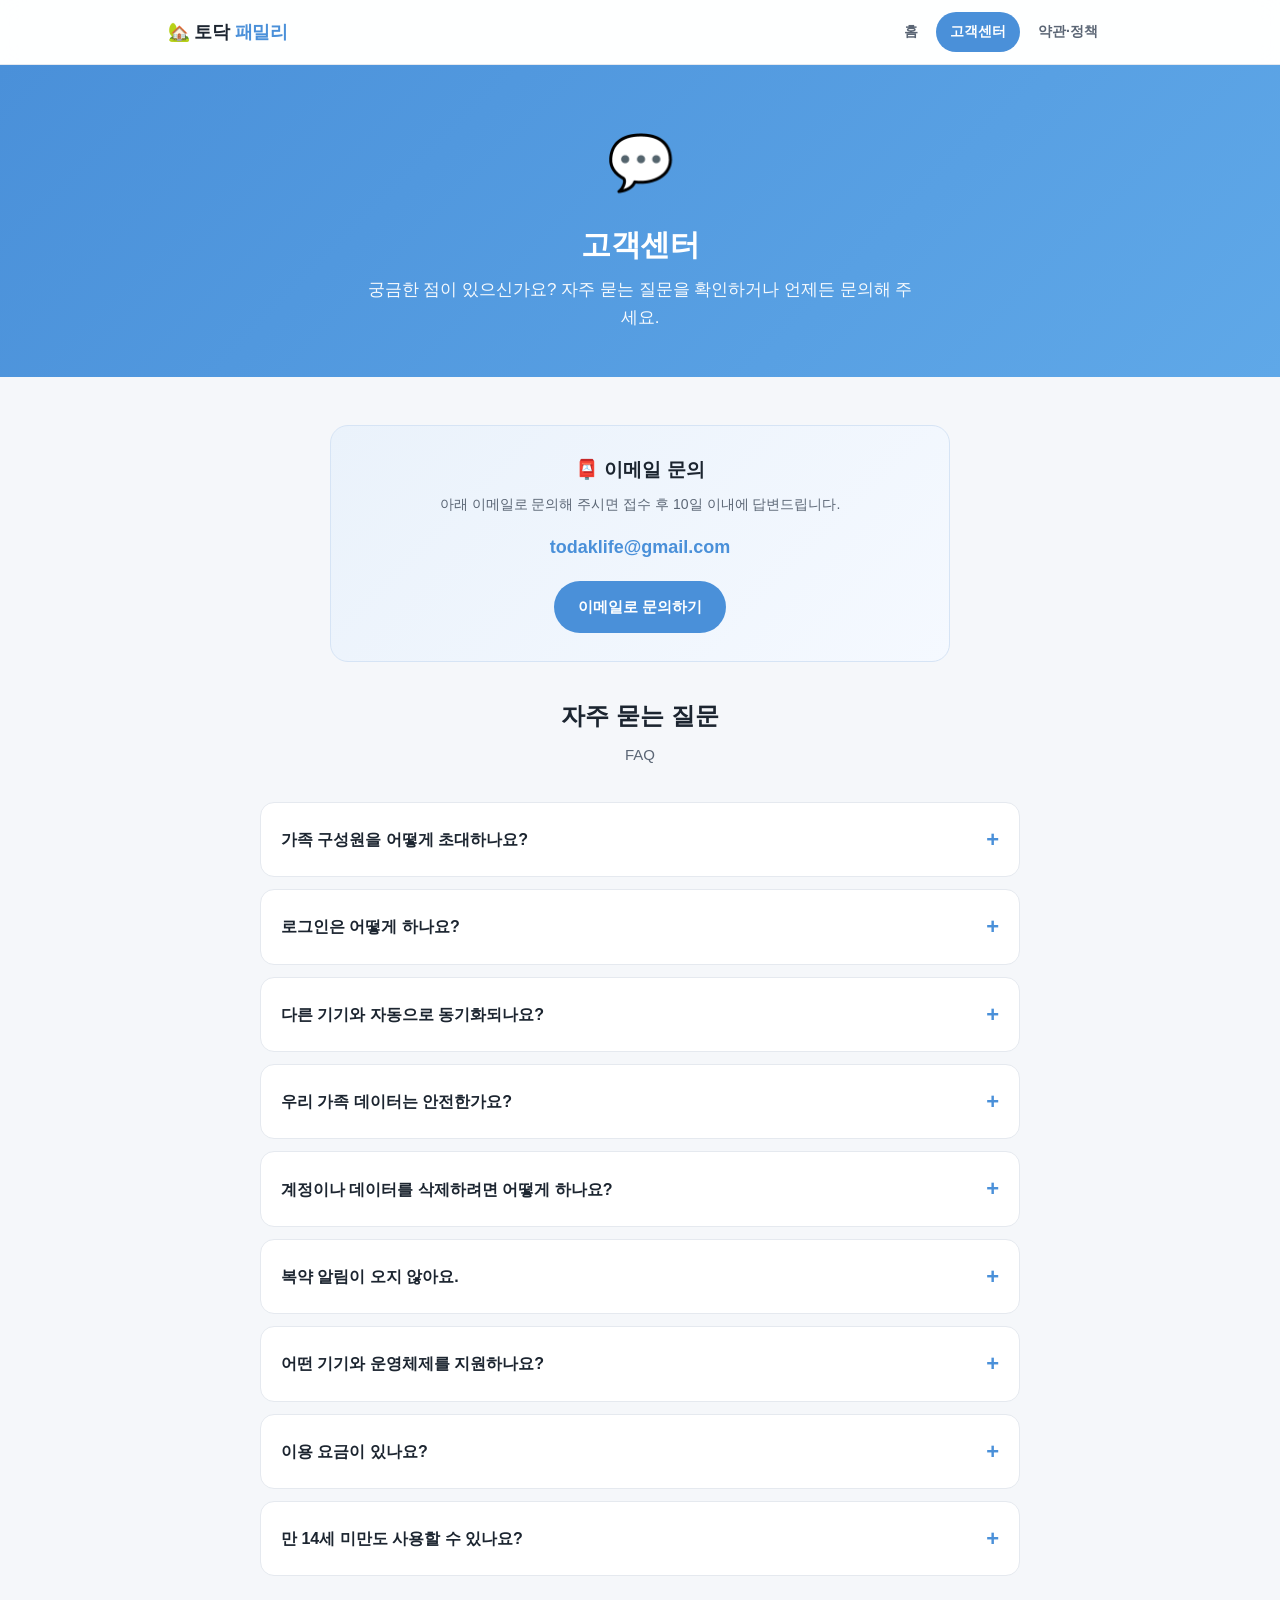
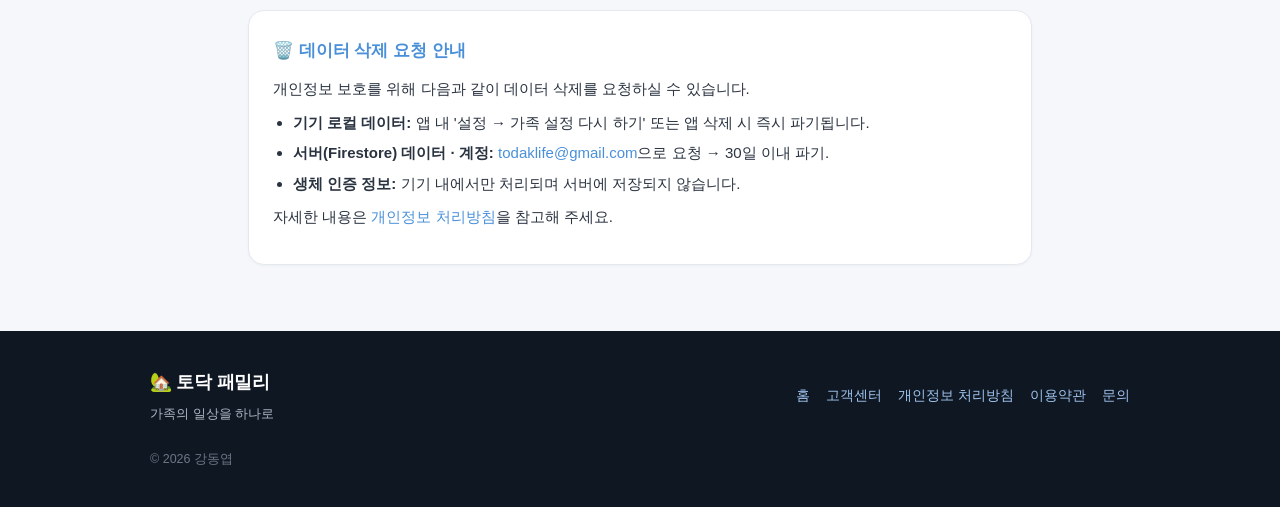
<file: support.html>
<!DOCTYPE html>
<html lang="ko">
<head>
<meta charset="UTF-8">
<meta name="viewport" content="width=device-width, initial-scale=1.0">
<title>토닥 패밀리 — 고객센터</title>
<meta name="description" content="토닥 패밀리 고객센터 — 자주 묻는 질문, 문의하기, 데이터 삭제 요청 안내.">
<link rel="stylesheet" href="styles.css">
</head>
<body>

<div class="topbar">
  <div class="inner">
    <div class="brand">🏡 토닥 <span>패밀리</span></div>
    <nav class="navlinks">
      <a href="index.html">홈</a>
      <a href="support.html" class="active">고객센터</a>
      <a href="legal.html">약관·정책</a>
    </nav>
  </div>
</div>

<section class="hero" style="padding:52px 20px 44px;">
  <div class="emoji">💬</div>
  <h1 style="font-size:30px;">고객센터</h1>
  <p>궁금한 점이 있으신가요? 자주 묻는 질문을 확인하거나 언제든 문의해 주세요.</p>
</section>

<div class="wrap narrow">

  <div class="contact-box">
    <h3>📮 이메일 문의</h3>
    <p>아래 이메일로 문의해 주시면 접수 후 10일 이내에 답변드립니다.</p>
    <a class="mail" href="mailto:todaklife@gmail.com?subject=[토닥%20패밀리]%20문의">todaklife@gmail.com</a>
    <div style="margin-top:18px;">
      <a class="btn" style="background:var(--blue); color:#fff;" href="mailto:todaklife@gmail.com?subject=[토닥%20패밀리]%20문의">이메일로 문의하기</a>
    </div>
  </div>

  <h2 class="section-title">자주 묻는 질문</h2>
  <p class="section-sub">FAQ</p>

  <div class="faq">
    <details class="qa">
      <summary>가족 구성원을 어떻게 초대하나요?</summary>
      <div class="a">가족 그룹을 만들면 6자리 <b>초대 코드</b>가 생성됩니다. 이 코드를 가족에게 공유하고, 가족은 앱에서 '초대 코드로 참여'를 선택해 코드를 입력하면 같은 가족 그룹에 합류합니다. 합류 후에는 일정·채팅·사진 등 모든 데이터가 실시간으로 공유돼요.</div>
    </details>
    <details class="qa">
      <summary>로그인은 어떻게 하나요?</summary>
      <div class="a">'Apple로 로그인'으로 안전하게 로그인합니다. 비밀번호를 따로 만들 필요가 없고, 이메일 숨기기도 지원해요. 이후 기기에서 <b>Face ID 또는 Touch ID</b>로 빠르게 다시 로그인할 수 있습니다.</div>
    </details>
    <details class="qa">
      <summary>다른 기기와 자동으로 동기화되나요?</summary>
      <div class="a">네. iPhone·iPad·Mac 어디서 변경하든 같은 가족 구성원에게 <b>실시간으로 반영</b>됩니다. 인터넷에 연결돼 있으면 자동으로 동기화돼요.</div>
    </details>
    <details class="qa">
      <summary>우리 가족 데이터는 안전한가요?</summary>
      <div class="a">가족 데이터는 보안 규칙을 통해 <b>인증된 같은 가족 구성원만</b> 접근할 수 있습니다. 전송 중에는 TLS, 저장 시에는 AES-256으로 암호화되며, 생체 인증 정보는 기기 밖으로 전송되지 않아요. 광고 식별자·GPS 위치는 수집하지 않습니다.</div>
    </details>
    <details class="qa">
      <summary>계정이나 데이터를 삭제하려면 어떻게 하나요?</summary>
      <div class="a">앱 내 <b>설정 → 가족 설정 다시 하기</b>로 기기의 로컬 데이터를 초기화할 수 있습니다. 서버(Firebase)에 저장된 데이터와 계정의 <b>완전 삭제</b>를 원하시면 <a href="mailto:todaklife@gmail.com?subject=[토닥%20패밀리]%20데이터%20삭제%20요청">todaklife@gmail.com</a>으로 요청해 주세요. 요청 후 30일 이내에 처리해 드립니다.</div>
    </details>
    <details class="qa">
      <summary>복약 알림이 오지 않아요.</summary>
      <div class="a">기기 <b>설정 → 알림 → 토닥 패밀리</b>에서 알림이 허용돼 있는지 확인해 주세요. 복약 알림은 기기 내 로컬 알림으로 동작하므로 알림 권한이 꺼져 있으면 표시되지 않습니다.</div>
    </details>
    <details class="qa">
      <summary>어떤 기기와 운영체제를 지원하나요?</summary>
      <div class="a">iPhone(iOS), iPad(iPadOS), Mac(macOS)을 지원합니다. 최신 버전의 OS에서 가장 안정적으로 동작해요.</div>
    </details>
    <details class="qa">
      <summary>이용 요금이 있나요?</summary>
      <div class="a">토닥 패밀리는 무료로 제공됩니다.</div>
    </details>
    <details class="qa">
      <summary>만 14세 미만도 사용할 수 있나요?</summary>
      <div class="a">본 서비스는 만 14세 이상을 대상으로 합니다. 만 14세 미만 아동은 <b>법정대리인의 동의</b> 하에 이용할 수 있습니다.</div>
    </details>
  </div>

  <div class="card" style="margin-top:34px;">
    <h2 style="border:0; padding:0; margin-top:0;">🗑️ 데이터 삭제 요청 안내</h2>
    <p>개인정보 보호를 위해 다음과 같이 데이터 삭제를 요청하실 수 있습니다.</p>
    <ul>
      <li><b>기기 로컬 데이터:</b> 앱 내 '설정 → 가족 설정 다시 하기' 또는 앱 삭제 시 즉시 파기됩니다.</li>
      <li><b>서버(Firestore) 데이터 · 계정:</b> <a href="mailto:todaklife@gmail.com?subject=[토닥%20패밀리]%20데이터%20삭제%20요청">todaklife@gmail.com</a>으로 요청 → 30일 이내 파기.</li>
      <li><b>생체 인증 정보:</b> 기기 내에서만 처리되며 서버에 저장되지 않습니다.</li>
    </ul>
    <p class="lead">자세한 내용은 <a href="legal.html#privacy">개인정보 처리방침</a>을 참고해 주세요.</p>
  </div>

</div>

<footer>
  <div class="inner">
    <div>
      <div class="brand">🏡 토닥 패밀리</div>
      <div style="font-size:13px; margin-top:6px;">가족의 일상을 하나로</div>
    </div>
    <div class="flinks">
      <a href="index.html">홈</a>
      <a href="support.html">고객센터</a>
      <a href="legal.html#privacy">개인정보 처리방침</a>
      <a href="legal.html#terms">이용약관</a>
      <a href="mailto:todaklife@gmail.com">문의</a>
    </div>
    <div class="copyright">© 2026 강동엽</div>
  </div>
</footer>

</body>
</html>
</file>
<file: styles.css>
:root{
  --blue:#4A90D9; --blue-d:#3a7bc0; --bg:#f5f7fa; --card:#fff; --ink:#1c2530;
  --muted:#5b6675; --line:#e5e9ef; --accent:#eaf2fb; --amber:#f5a623; --green:#3fb27f;
}
*{box-sizing:border-box;}
html{scroll-behavior:smooth;}
body{
  margin:0; font-family:-apple-system,BlinkMacSystemFont,"Apple SD Gothic Neo","Pretendard","Noto Sans KR",sans-serif;
  background:var(--bg); color:var(--ink); line-height:1.7; -webkit-font-smoothing:antialiased;
}
a{color:var(--blue); text-decoration:none;}
img{max-width:100%;}

/* ===== top nav ===== */
.topbar{
  position:sticky; top:0; z-index:20; background:rgba(255,255,255,.9);
  backdrop-filter:saturate(180%) blur(12px); border-bottom:1px solid var(--line);
}
.topbar .inner{max-width:980px; margin:0 auto; display:flex; align-items:center; justify-content:space-between; padding:12px 18px;}
.brand{font-weight:800; font-size:18px; color:var(--ink); letter-spacing:-.3px;}
.brand span{color:var(--blue);}
.navlinks{display:flex; gap:4px;}
.navlinks a{
  color:var(--muted); font-size:14px; font-weight:600; padding:8px 14px; border-radius:999px; transition:.15s;
}
.navlinks a:hover{background:var(--accent); color:var(--blue);}
.navlinks a.active{background:var(--blue); color:#fff;}

/* ===== hero ===== */
.hero{
  background:linear-gradient(135deg,#4A90D9,#5fa8e8); color:#fff; text-align:center;
  padding:64px 20px 56px;
}
.hero .emoji{font-size:54px;}
.hero h1{font-size:34px; font-weight:800; margin:10px 0 6px; letter-spacing:-.5px;}
.hero p{font-size:17px; opacity:.95; margin:0 auto; max-width:560px;}
.cta{margin-top:26px; display:flex; gap:12px; justify-content:center; flex-wrap:wrap;}
.btn{
  display:inline-block; padding:13px 24px; border-radius:999px; font-weight:700; font-size:15px; cursor:pointer; border:0;
}
.btn-primary{background:#fff; color:var(--blue);}
.btn-primary:hover{background:#eef5fd;}
.btn-ghost{background:rgba(255,255,255,.16); color:#fff; border:1px solid rgba(255,255,255,.5);}
.btn-ghost:hover{background:rgba(255,255,255,.26);}

/* ===== layout ===== */
.wrap{max-width:980px; margin:0 auto; padding:48px 18px;}
.wrap.narrow{max-width:820px;}
.section-title{text-align:center; font-size:24px; font-weight:800; margin:0 0 6px;}
.section-sub{text-align:center; color:var(--muted); font-size:15px; margin:0 0 34px;}

/* ===== feature grid ===== */
.grid{display:grid; grid-template-columns:repeat(auto-fill,minmax(220px,1fr)); gap:16px;}
.feature{background:var(--card); border:1px solid var(--line); border-radius:16px; padding:22px; box-shadow:0 1px 3px rgba(20,40,80,.04);}
.feature .ic{font-size:28px;}
.feature h3{font-size:16px; margin:12px 0 4px;}
.feature p{font-size:14px; color:var(--muted); margin:0;}

/* ===== bands ===== */
.band{background:#fff; border-top:1px solid var(--line); border-bottom:1px solid var(--line);}
.pills{display:flex; gap:10px; justify-content:center; flex-wrap:wrap; margin-top:8px;}
.pill{background:var(--accent); color:var(--blue); font-weight:700; font-size:14px; padding:8px 16px; border-radius:999px;}

/* ===== cards / docs ===== */
.card{background:var(--card); border:1px solid var(--line); border-radius:16px; padding:26px 24px; margin-bottom:18px; box-shadow:0 1px 3px rgba(20,40,80,.04);}
.card h1{font-size:22px; margin:0 0 4px;}
.effective{color:var(--muted); font-size:13px; margin-bottom:18px;}
.card h2{font-size:17px; margin:26px 0 10px; padding-top:14px; border-top:1px solid var(--line); color:var(--blue);}
.card h2:first-of-type{border-top:0; padding-top:0;}
.card h3{font-size:15px; margin:16px 0 6px;}
.card p{margin:8px 0; font-size:15px; color:#2a3340;}
.card ul{margin:8px 0; padding-left:20px;}
.card li{margin:5px 0; font-size:15px; color:#2a3340;}
.lead{color:var(--muted); font-size:14px;}
.lic{background:var(--accent); border:1px solid #d6e4f5; border-radius:12px; padding:14px 16px; margin:12px 0;}
.lic .name{font-weight:700; font-size:15px;}
.lic .meta{font-size:13px; color:var(--muted); margin-top:3px;}
.lic a{word-break:break-all;}
pre{background:#0f1722; color:#cdd6e3; border-radius:12px; padding:16px; overflow:auto; font-size:12.5px; line-height:1.6; white-space:pre-wrap; word-break:break-word;}

/* tabs (legal page) */
.tabs{display:flex; justify-content:center; gap:4px; flex-wrap:wrap; margin-bottom:24px;}
.tabs button{border:0; background:#fff; border:1px solid var(--line); color:var(--muted); font-size:14px; font-weight:600; padding:9px 16px; border-radius:999px; cursor:pointer; font-family:inherit;}
.tabs button.active{background:var(--blue); color:#fff; border-color:var(--blue);}
.doc{display:none;}
.doc.active{display:block;}

/* ===== FAQ ===== */
.faq{max-width:760px; margin:0 auto;}
.qa{background:#fff; border:1px solid var(--line); border-radius:14px; margin-bottom:12px; overflow:hidden;}
.qa summary{list-style:none; cursor:pointer; padding:18px 20px; font-weight:700; font-size:16px; display:flex; justify-content:space-between; align-items:center; gap:12px;}
.qa summary::-webkit-details-marker{display:none;}
.qa summary::after{content:"+"; color:var(--blue); font-size:22px; font-weight:700; transition:.2s;}
.qa[open] summary::after{transform:rotate(45deg);}
.qa .a{padding:0 20px 18px; color:#3a4453; font-size:15px;}
.qa .a a{font-weight:600;}

/* contact box */
.contact-box{background:linear-gradient(135deg,#eaf2fb,#f5f9ff); border:1px solid #d6e4f5; border-radius:18px; padding:28px; text-align:center; max-width:620px; margin:0 auto 34px;}
.contact-box h3{margin:0 0 6px; font-size:19px;}
.contact-box p{color:var(--muted); margin:0 0 16px; font-size:14px;}
.mail{font-size:18px; font-weight:800; color:var(--blue);}

/* ===== footer ===== */
footer{background:#0f1722; color:#aeb8c6; padding:36px 20px;}
footer .inner{max-width:980px; margin:0 auto; display:flex; justify-content:space-between; flex-wrap:wrap; gap:16px; align-items:center;}
footer .brand{color:#fff; font-weight:800;}
footer a{color:#9fc3ee;}
footer .flinks{display:flex; gap:16px; flex-wrap:wrap; font-size:14px;}
.copyright{width:100%; color:#6b7686; font-size:12.5px; margin-top:8px;}

@media(max-width:560px){
  .hero h1{font-size:28px;} .hero{padding:48px 16px 42px;}
  .navlinks a{padding:7px 10px; font-size:13px;}
  .brand{font-size:16px;}
  .wrap{padding:38px 16px;}
}
</file>
